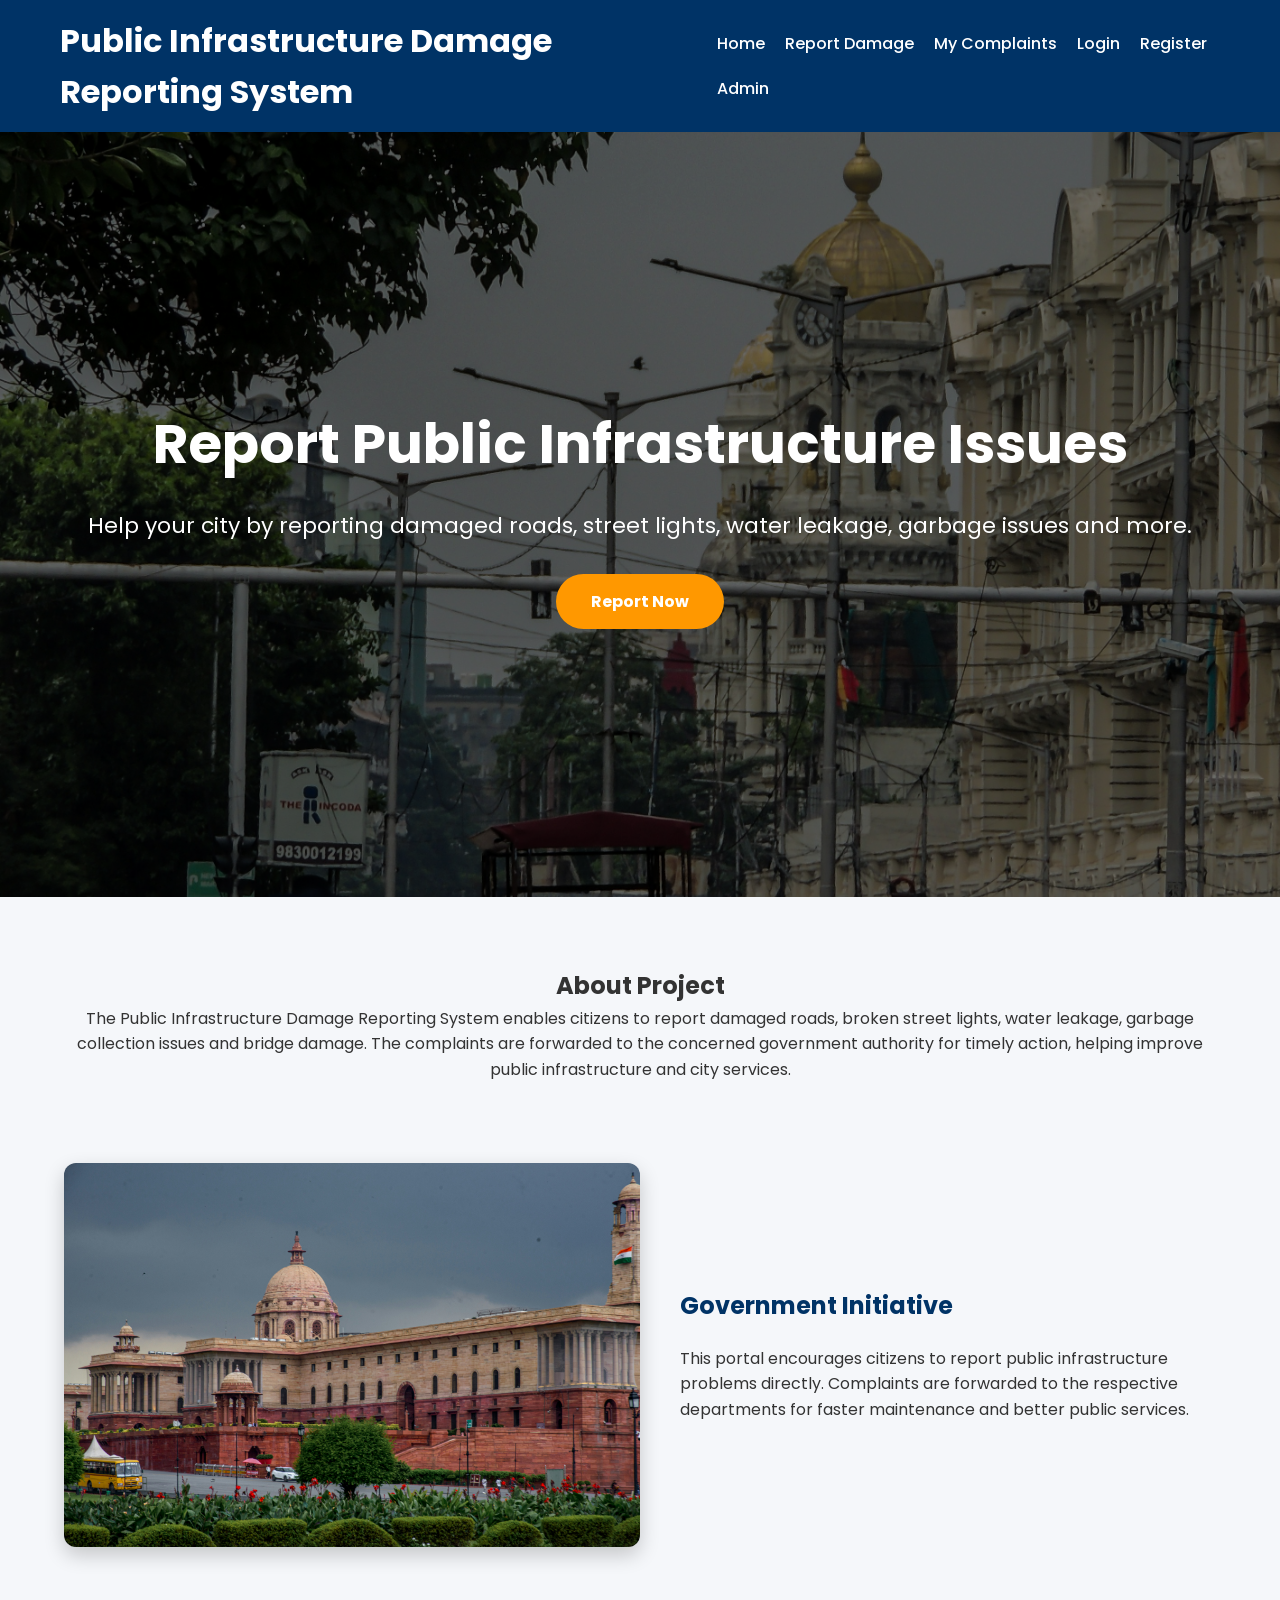
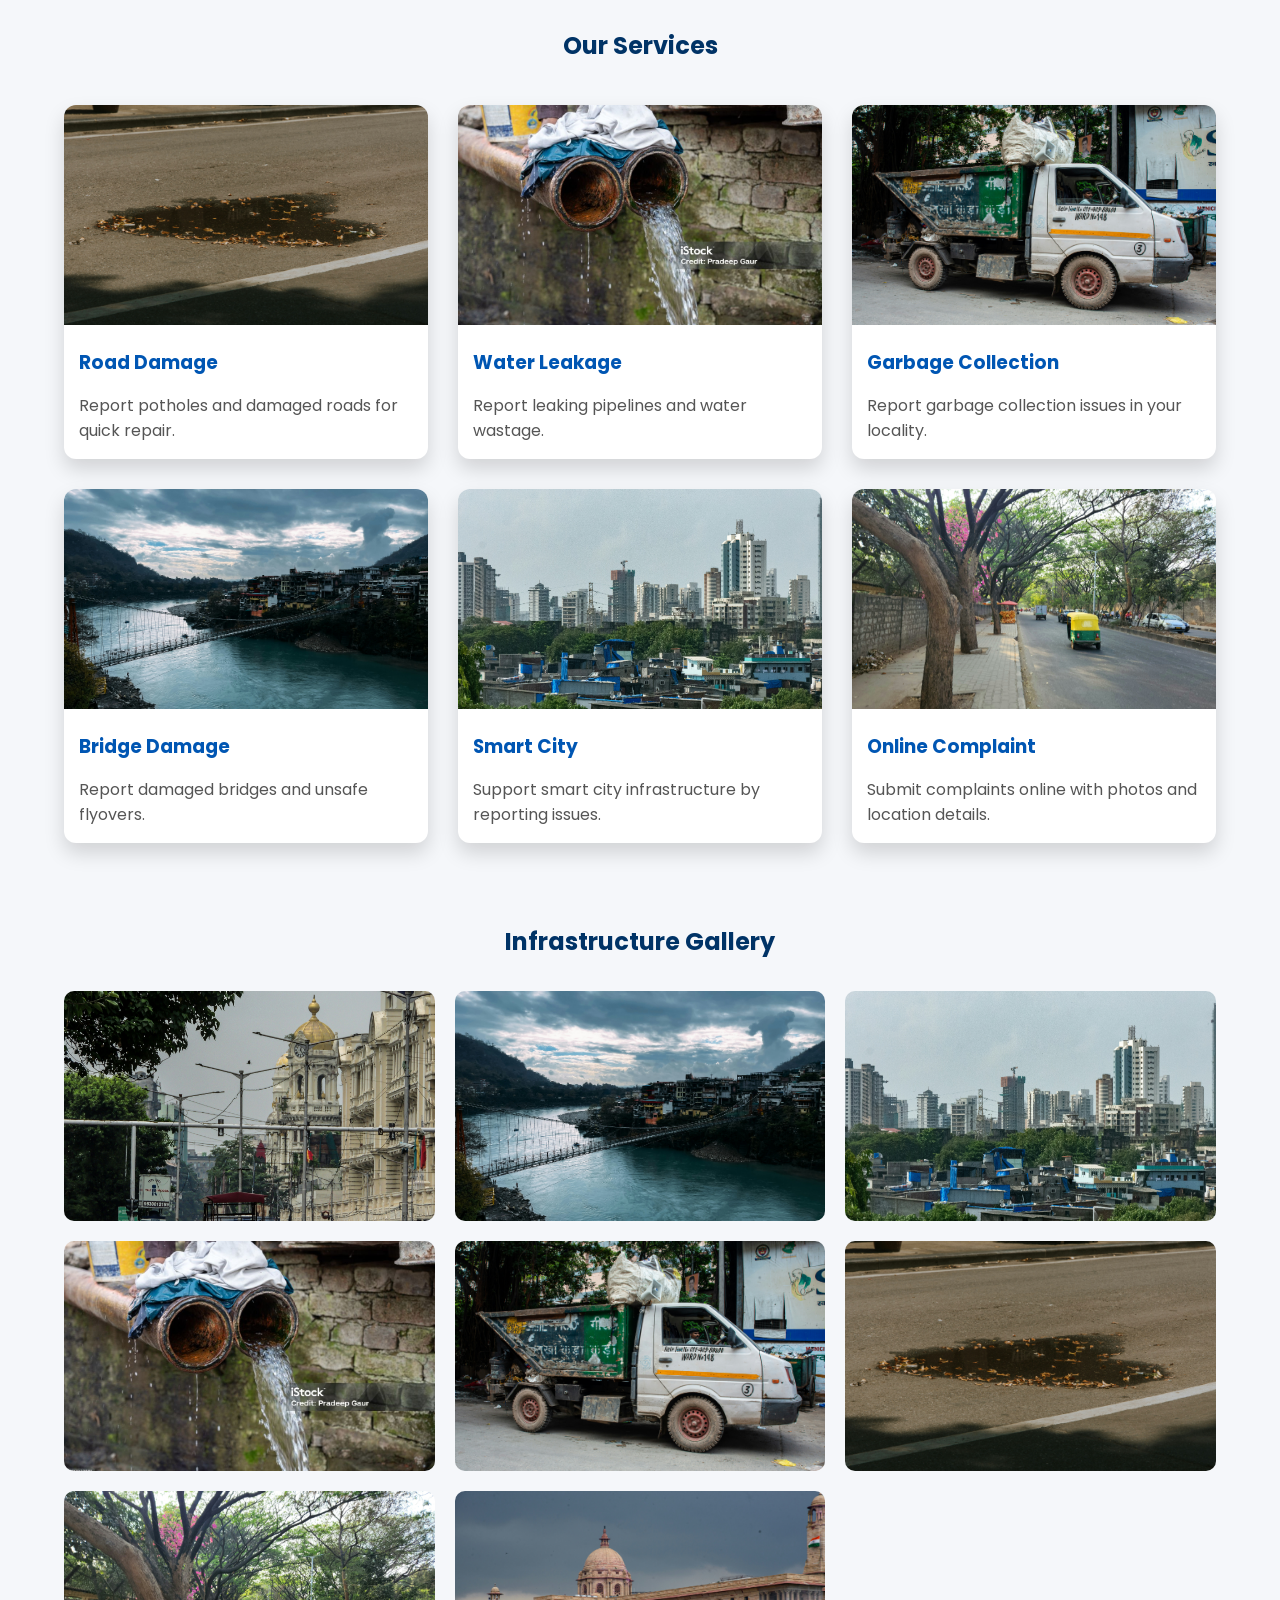
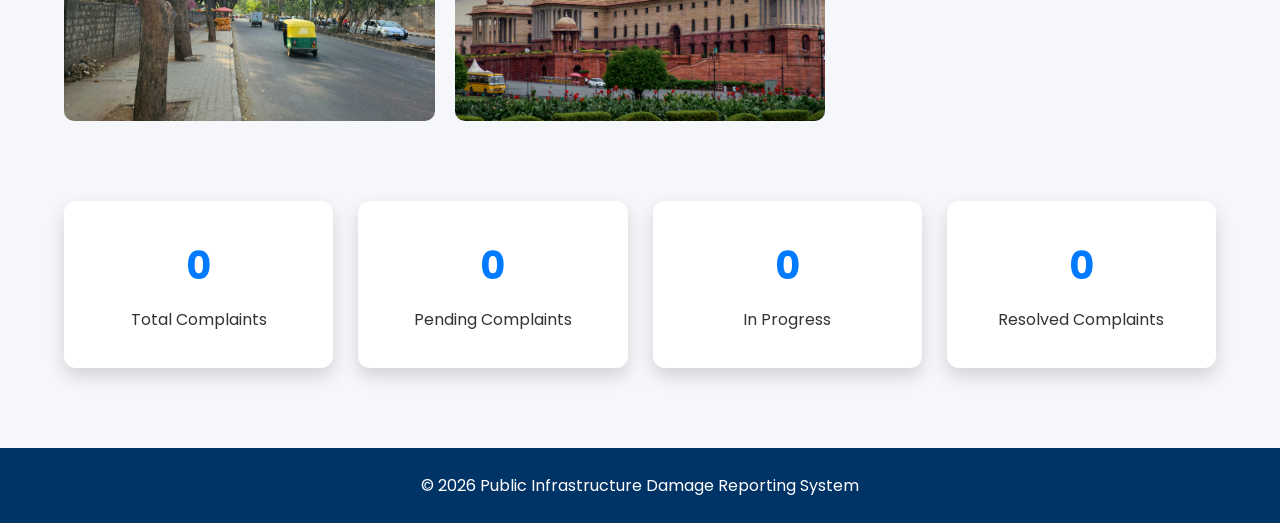
<file: client/index.html>
<!DOCTYPE html>
<html lang="en">
<head>
    <meta charset="UTF-8">
    <meta name="viewport" content="width=device-width, initial-scale=1.0">
    <title>Public Infrastructure Damage Reporting System</title>
    <link rel="stylesheet" href="css/style.css">
</head>
<body>

    <header>
        <h1>Public Infrastructure Damage Reporting System</h1>

        <nav>

    <a href="index.html">Home</a>
    <a href="report.html">Report Damage</a>
    <a href="complaint.html">My Complaints</a>
    <a href="login.html">Login</a>
    <a href="register.html">Register</a>
   <a href="admin-login.html">Admin</a>

    <span id="userName"></span>

    <button
        id="logoutButton"
        onclick="logoutUser()"
        style="display:none;">
        Logout
    </button>

</nav>
    </header>

    <section class="hero">

<div class="hero-content">

<h2>Report Public Infrastructure Issues</h2>

<p>
Help your city by reporting damaged roads,
street lights, water leakage, garbage issues
and more.
</p>

<a href="report.html" class="btn">Report Now</a>

</div>

</section>
    <section class="about">

        <h2>About Project</h2>

        <p>
          The Public Infrastructure Damage Reporting System enables citizens
    to report damaged roads, broken street lights, water leakage,
    garbage collection issues and bridge damage. The complaints are
    forwarded to the concerned government authority for timely action,
    helping improve public infrastructure and city services.
        </p>

    </section>
    <section class="government">

    <img src="images/rastrapati bhavan.jpg" alt="Government">

    <div class="content">
        <h2>Government Initiative</h2>

        <p>
            This portal encourages citizens to report public
            infrastructure problems directly. Complaints are
            forwarded to the respective departments for faster
            maintenance and better public services.
        </p>
    </div>

</section>
<section class="services">

    <h2>Our Services</h2>

    <div class="service-grid">

        <div class="card">
            <img src="images/pothhole.jpg" alt="Road Damage">
            <h3>Road Damage</h3>
            <p>Report potholes and damaged roads for quick repair.</p>
        </div>

        <div class="card">
            <img src="images/water.jpg" alt="Water Leakage">
            <h3>Water Leakage</h3>
            <p>Report leaking pipelines and water wastage.</p>
        </div>

        <div class="card">
            <img src="images/garbage.jpg" alt="Garbage">
            <h3>Garbage Collection</h3>
            <p>Report garbage collection issues in your locality.</p>
        </div>

        <div class="card">
            <img src="images/bridge.jpg" alt="Bridge Damage">
            <h3>Bridge Damage</h3>
            <p>Report damaged bridges and unsafe flyovers.</p>
        </div>

        <div class="card">
            <img src="images/smartcity.jpg" alt="Smart City">
            <h3>Smart City</h3>
            <p>Support smart city infrastructure by reporting issues.</p>
        </div>

        <div class="card">
            <img src="images/report.jpg" alt="Report">
            <h3>Online Complaint</h3>
            <p>Submit complaints online with photos and location details.</p>
        </div>

    </div>

</section>

    
<section class="gallery">

    <h2>Infrastructure Gallery</h2>

    <div class="gallery-grid">

        <img src="images/road.jpg" alt="Road">
        <img src="images/bridge.jpg" alt="Bridge">
        <img src="images/smartcity.jpg" alt="Smart City">
        <img src="images/water.jpg" alt="Water Leakage">
        <img src="images/garbage.jpg" alt="Garbage">
        <img src="images/pothhole.jpg" alt="Pothole">
        <img src="images/report.jpg" alt="Report">
        <img src="images/rastrapati bhavan.jpg" alt="Government">

    </div>

</section>
<section class="stats">

    <div class="stat-box">
        <h2 id="totalCount">0</h2>
        <p>Total Complaints</p>
    </div>

    <div class="stat-box">
        <h2 id="pendingCount">0</h2>
        <p>Pending Complaints</p>
    </div>

    <div class="stat-box">
        <h2 id="progressCount">0</h2>
        <p>In Progress</p>
    </div>

    <div class="stat-box">
        <h2 id="resolvedCount">0</h2>
        <p>Resolved Complaints</p>
    </div>

</section>
<footer>
    <p>© 2026 Public Infrastructure Damage Reporting System</p>
</footer>
<script src="js/script.js"></script>
</body>
</html>
</file>
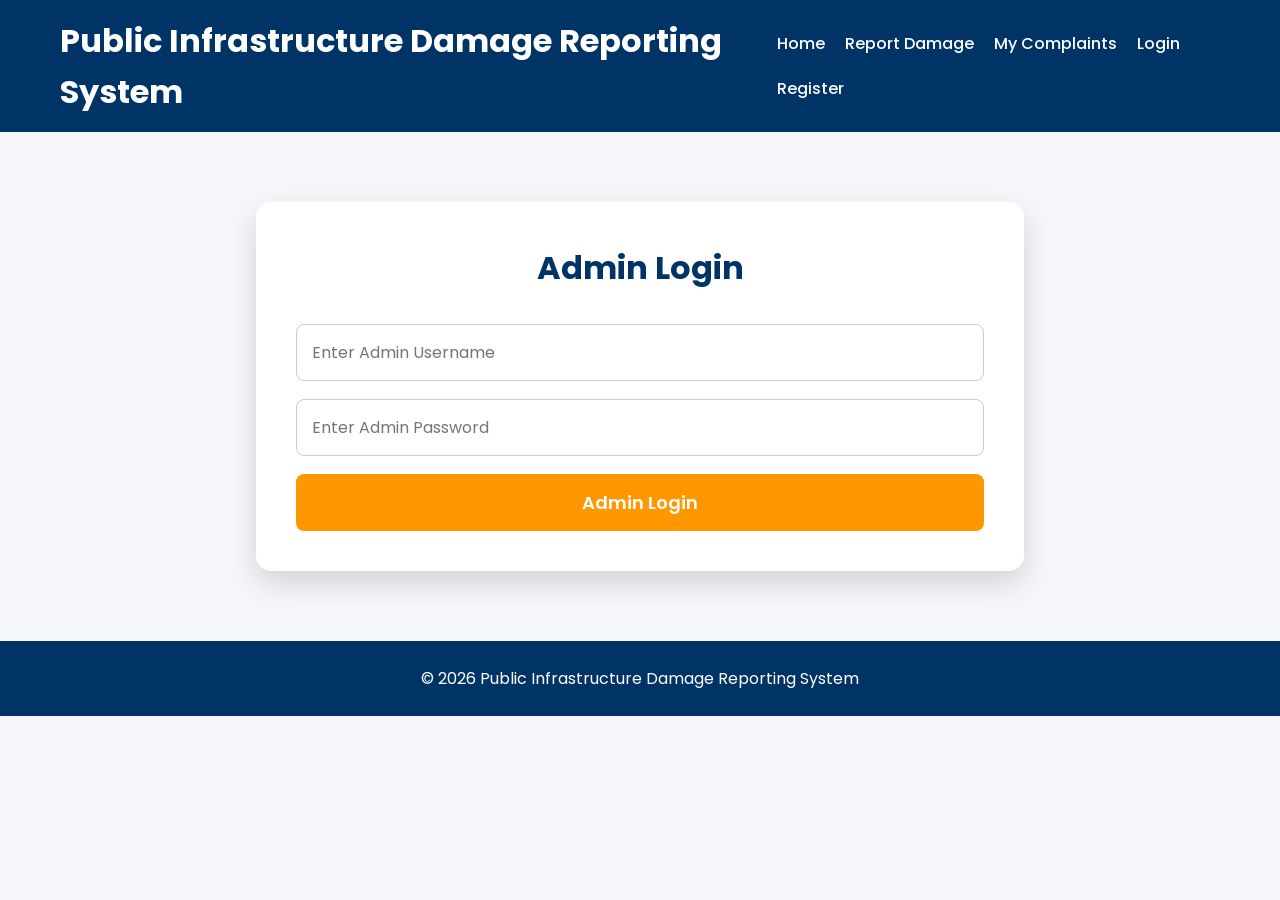
<file: client/admin-login.html>
<!DOCTYPE html>
<html lang="en">

<head>
    <meta charset="UTF-8">
    <meta name="viewport" content="width=device-width, initial-scale=1.0">

    <title>Admin Login</title>

    <link rel="stylesheet" href="css/style.css">
</head>

<body>

<header>

    <h1>Public Infrastructure Damage Reporting System</h1>

    <nav>
        <a href="index.html">Home</a>
        <a href="report.html">Report Damage</a>
        <a href="complaint.html">My Complaints</a>
        <a href="login.html">Login</a>
        <a href="register.html">Register</a>
    </nav>

</header>


<section class="form-section">

    <h2>Admin Login</h2>

    <form onsubmit="return adminLogin()">

        <input
            type="text"
            id="adminUsername"
            placeholder="Enter Admin Username"
            required
        >

        <input
            type="password"
            id="adminPassword"
            placeholder="Enter Admin Password"
            required
        >

        <button type="submit">
            Admin Login
        </button>

    </form>

</section>


<footer>

    <p>© 2026 Public Infrastructure Damage Reporting System</p>

</footer>


<script src="js/script.js"></script>

</body>
</html>
</file>
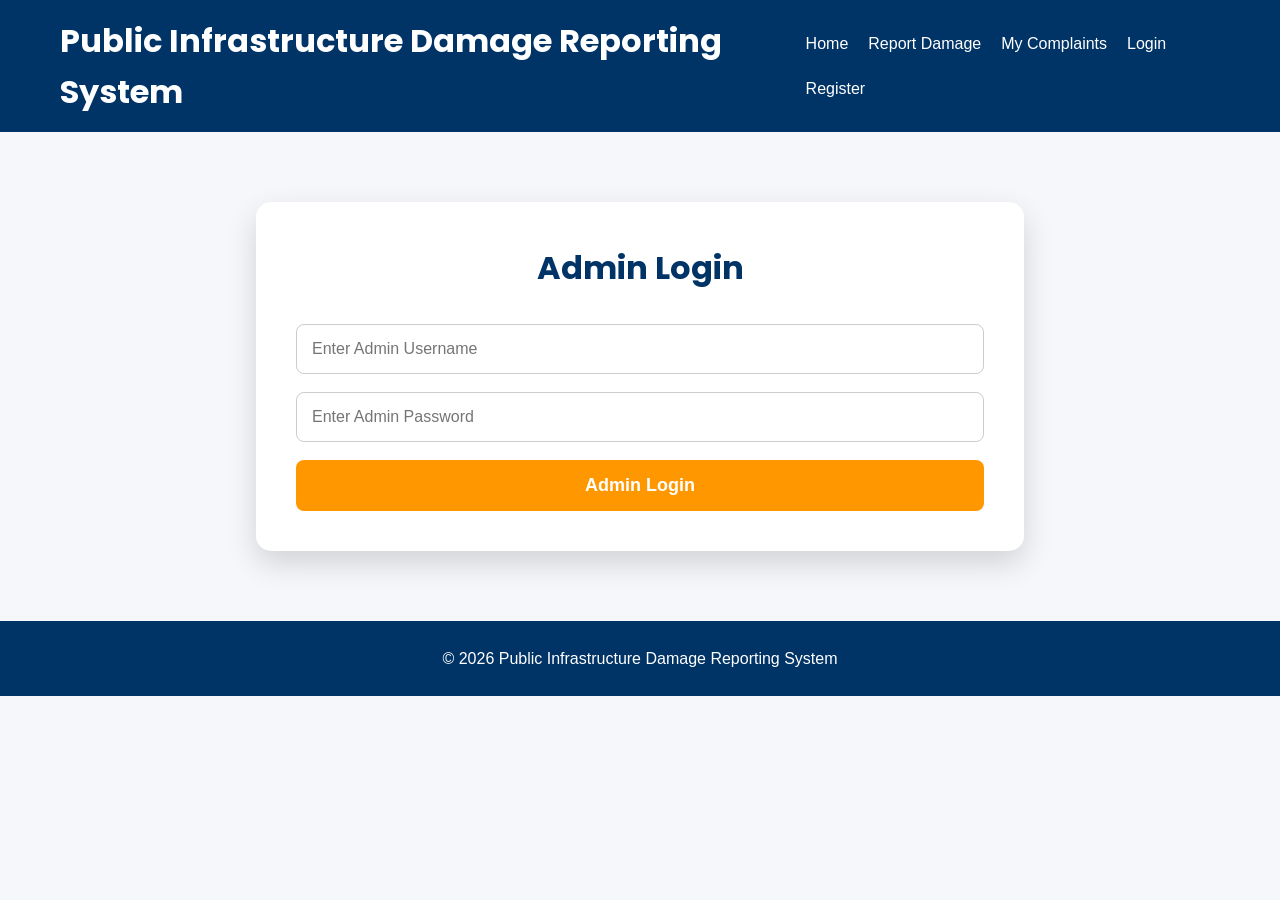
<file: client/admin.html>
<!DOCTYPE html>
<html lang="en">

<head>
    <meta charset="UTF-8">
    <meta name="viewport" content="width=device-width, initial-scale=1.0">
    <title>Admin Dashboard</title>
    <link rel="stylesheet" href="css/style.css">
</head>

<body onload="checkAdmin(); loadAdminComplaints(); loadStatistics();">

    <header>
        <nav>
            <h2>Infrastructure Damage Reporting</h2>

            <div>
                <a href="index.html">Home</a>
                <a href="complaint.html">Complaints</a>
                <button onclick="adminLogout()">Logout</button>
            </div>
        </nav>
    </header>

    <main class="admin-container">

        <div class="admin-header">
            <div>
                <h1>Admin Dashboard</h1>
                <p>Manage citizen complaints and infrastructure issues.</p>
            </div>
        </div>

        <div class="dashboard-cards">

            <div class="card">
                <h3>Total Complaints</h3>
                <p id="totalCount">0</p>
            </div>

            <div class="card">
                <h3>Pending</h3>
                <p id="pendingCount">0</p>
            </div>

            <div class="card">
                <h3>In Progress</h3>
                <p id="progressCount">0</p>
            </div>

            <div class="card">
                <h3>Resolved</h3>
                <p id="resolvedCount">0</p>
            </div>

        </div>

        <div class="search-container">

            <input
                type="text"
                id="searchComplaint"
                placeholder="Search complaints..."
                onkeyup="filterComplaints()"
            >

        </div>

        <div class="table-container">

            <table class="complaint-table">

                <thead>
                    <tr>
                        <th>ID</th>
                        <th>Citizen Name</th>
                        <th>Mobile</th>
                        <th>Damage Type</th>
                        <th>Location</th>
                        <th>Description</th>
                        <th>Status</th>
                        <th>Action</th>
                    </tr>
                </thead>

                <tbody id="adminTableBody">

                </tbody>

            </table>

        </div>

    </main>

    <script src="js/script.js"></script>

</body>

</html>
</file>
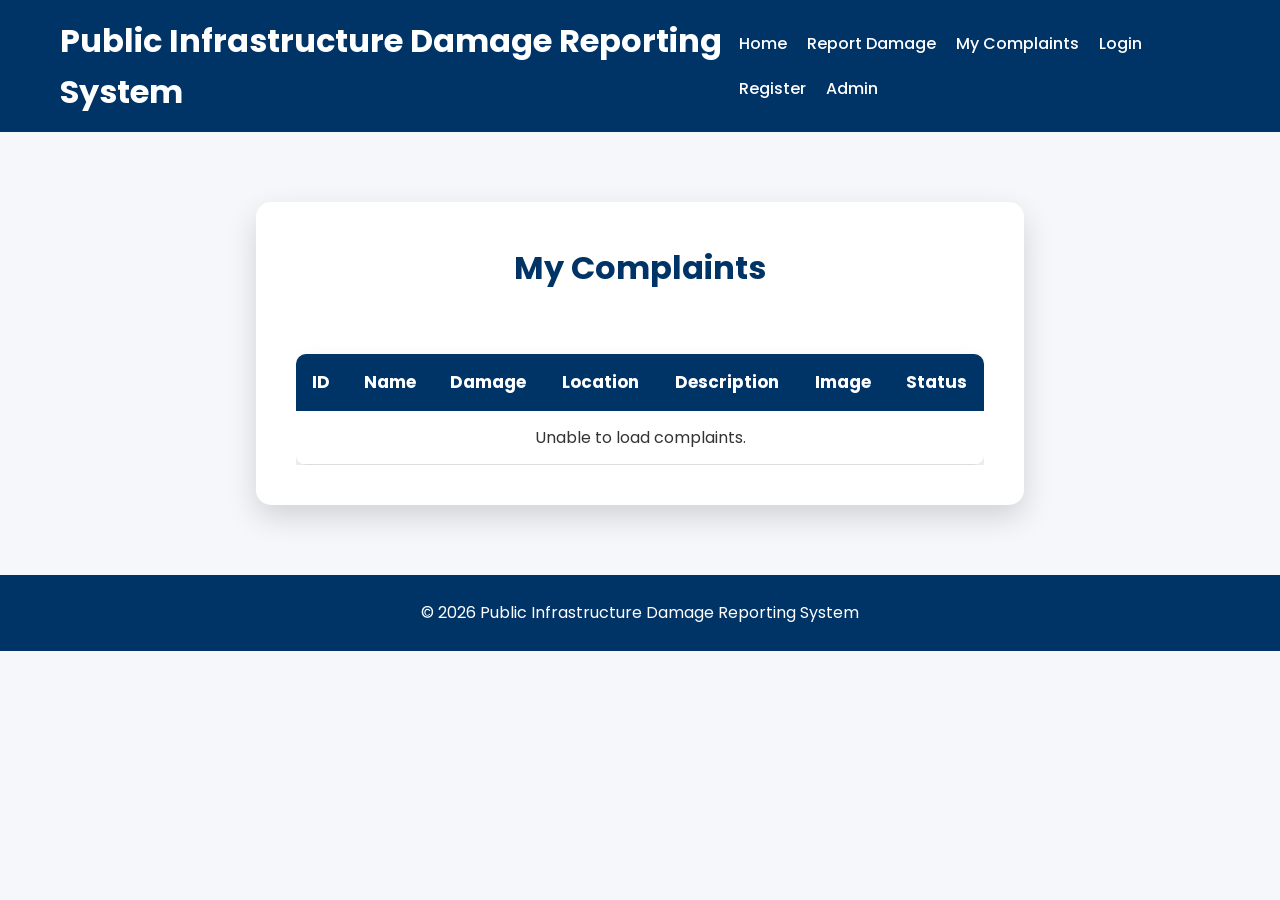
<file: client/complaint.html>
<!DOCTYPE html>
<html lang="en">

<head>

    <meta charset="UTF-8">

    <meta name="viewport"
          content="width=device-width, initial-scale=1.0">

    <title>My Complaints</title>

    <link rel="stylesheet" href="css/style.css">

</head>

<body>

<header>

    <h1>Public Infrastructure Damage Reporting System</h1>

    <nav>

        <a href="index.html">Home</a>

        <a href="report.html">Report Damage</a>

        <a href="complaint.html">My Complaints</a>

        <a href="login.html">Login</a>

        <a href="register.html">Register</a>

        <a href="admin-login.html">Admin</a>

    </nav>

</header>


<section class="form-section">

    <h2>My Complaints</h2>

    <div style="overflow-x:auto;">

        <table>

            <thead>

                <tr>

                    <th>ID</th>

                    <th>Name</th>

                    <th>Damage</th>

                    <th>Location</th>

                    <th>Description</th>
                    <th>Image</th>
                     <th>Status</th>
                </tr>

            </thead>


            <tbody id="tableBody">

            </tbody>

        </table>

    </div>

</section>


<footer>

    <p>
        © 2026 Public Infrastructure Damage Reporting System
    </p>

</footer>


<script src="js/script.js"></script>

</body>

</html>
</file>
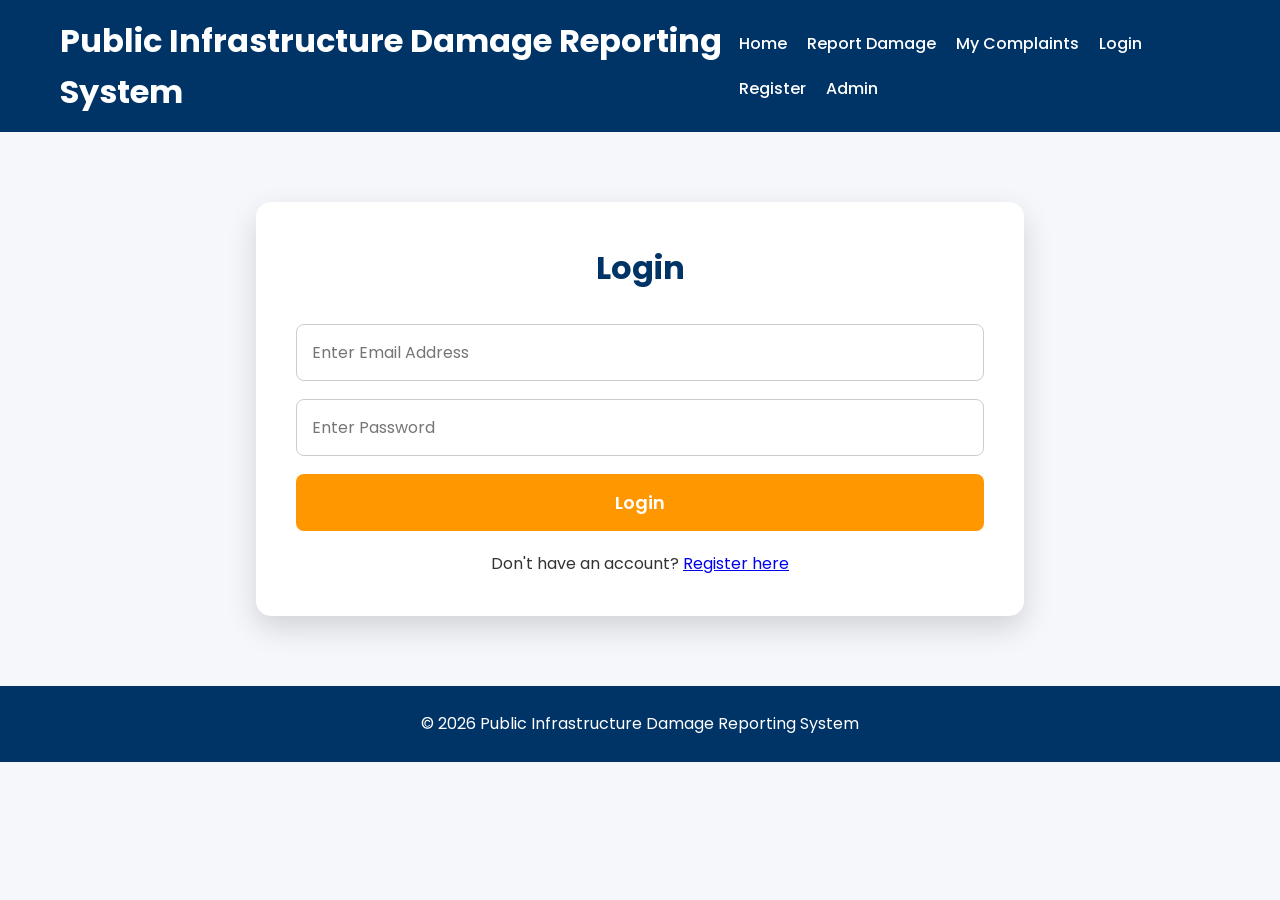
<file: client/login.html>
<!DOCTYPE html>
<html lang="en">

<head>
    <meta charset="UTF-8">
    <meta name="viewport" content="width=device-width, initial-scale=1.0">

    <title>Login - Public Infrastructure Damage Reporting System</title>

    <link rel="stylesheet" href="css/style.css">
</head>

<body>

<header>

    <h1>Public Infrastructure Damage Reporting System</h1>

    <nav>
        <a href="index.html">Home</a>
        <a href="report.html">Report Damage</a>
        <a href="complaint.html">My Complaints</a>
        <a href="login.html">Login</a>
        <a href="register.html">Register</a>
       <a href="admin-login.html">Admin</a>
    </nav>

</header>

<section class="form-section">

    <h2>Login</h2>

    <form onsubmit="return loginUser()">

        <input
            type="email"
            id="loginEmail"
            placeholder="Enter Email Address"
            required
        >

        <input
            type="password"
            id="loginPassword"
            placeholder="Enter Password"
            required
        >

        <button type="submit">
            Login
        </button>

    </form>

    <p style="text-align:center; margin-top:20px;">
        Don't have an account?
        <a href="register.html">Register here</a>
    </p>

</section>

<footer>

    <p>© 2026 Public Infrastructure Damage Reporting System</p>

</footer>

<script src="js/script.js"></script>

</body>
</html>
</file>
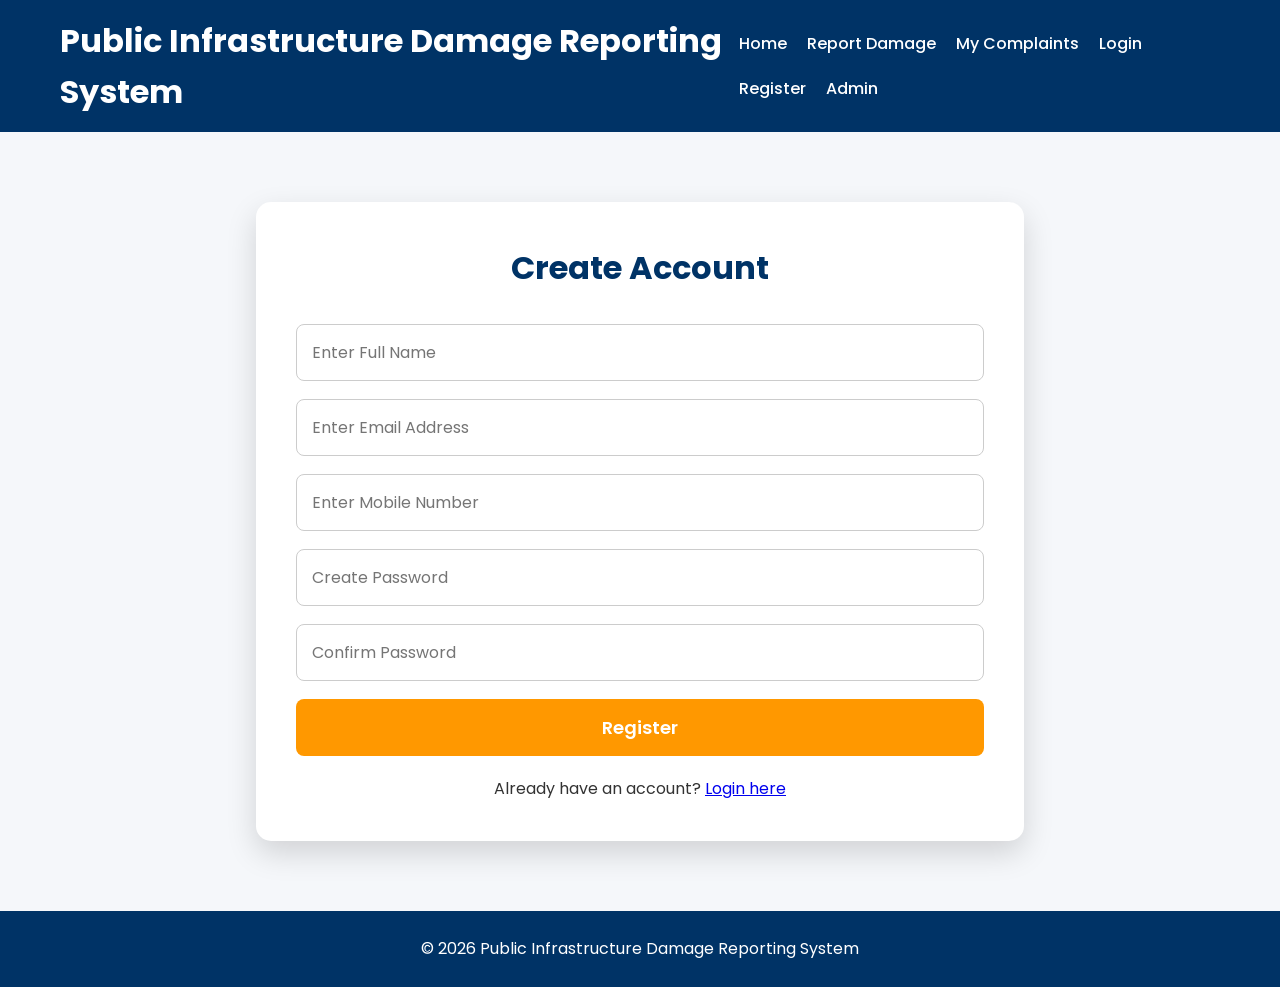
<file: client/register.html>
<!DOCTYPE html>
<html lang="en">

<head>
    <meta charset="UTF-8">
    <meta name="viewport" content="width=device-width, initial-scale=1.0">

    <title>Register - Public Infrastructure Damage Reporting System</title>

    <link rel="stylesheet" href="css/style.css">
</head>

<body>

<header>

    <h1>Public Infrastructure Damage Reporting System</h1>

    <nav>
        <a href="index.html">Home</a>
        <a href="report.html">Report Damage</a>
        <a href="complaint.html">My Complaints</a>
        <a href="login.html">Login</a>
        <a href="register.html">Register</a>
       <a href="admin-login.html">Admin</a>
    </nav>

</header>


<section class="form-section">

    <h2>Create Account</h2>

    <form onsubmit="return registerUser()">

        <input
            type="text"
            id="registerName"
            placeholder="Enter Full Name"
            required
        >

        <input
            type="email"
            id="registerEmail"
            placeholder="Enter Email Address"
            required
        >

        <input
            type="tel"
            id="registerMobile"
            placeholder="Enter Mobile Number"
            required
        >

        <input
            type="password"
            id="registerPassword"
            placeholder="Create Password"
            required
        >

        <input
            type="password"
            id="confirmPassword"
            placeholder="Confirm Password"
            required
        >

        <button type="submit">
            Register
        </button>

    </form>

    <p style="text-align:center; margin-top:20px;">
        Already have an account?
        <a href="login.html">Login here</a>
    </p>

</section>


<footer>

    <p>© 2026 Public Infrastructure Damage Reporting System</p>

</footer>


<script src="js/script.js"></script>

</body>
</html>
</file>
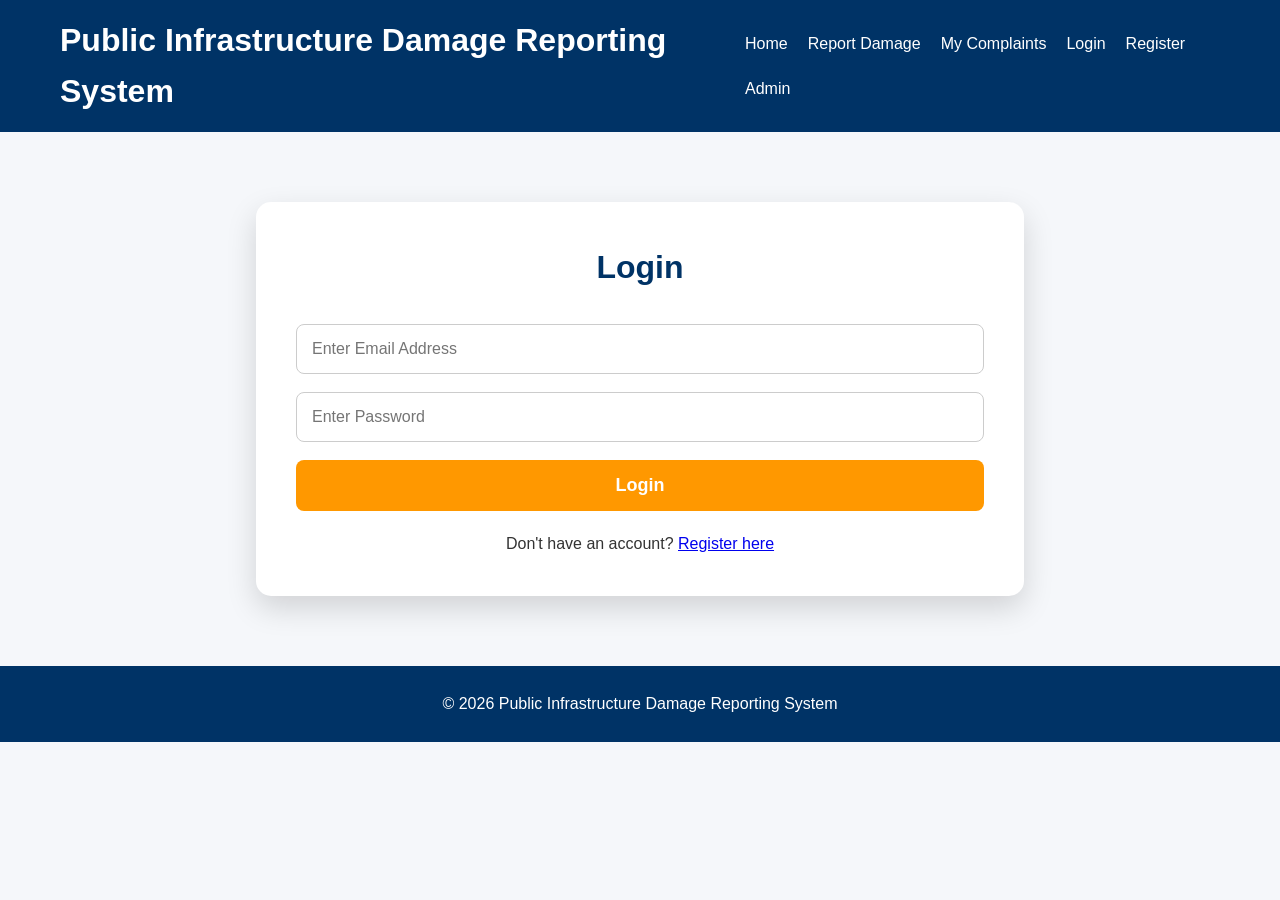
<file: client/report.html>
<!DOCTYPE html>
<html lang="en">
<head>
    <meta charset="UTF-8">
    <meta name="viewport" content="width=device-width, initial-scale=1.0">
    <title>Report Damage</title>
    <link rel="stylesheet" href="css/style.css">
</head>
<body onload="checkLogin()">

<header>

    <h1>Public Infrastructure Damage Reporting System</h1>

   <nav>

    <a href="index.html">Home</a>
    <a href="report.html">Report Damage</a>
    <a href="complaint.html">My Complaints</a>
    <a href="login.html">Login</a>
    <a href="register.html">Register</a>
    <a href="admin-login.html">Admin</a>

    <span id="userName"></span>

    <button
        id="logoutButton"
        onclick="logoutUser()"
        style="display:none;">
        Logout
    </button>

</nav>
</header>

<section class="form-section">

    <h2>Report Infrastructure Damage</h2>

<form onsubmit="return validateReport()">

    <input type="text" id="citizenName" placeholder="Enter Your Full Name" required>

    <input type="tel" id="mobile" placeholder="Enter Mobile Number" required>

    <input type="email" id="email" placeholder="Enter Email Address" required>

    <select id="damageType" required>
        <option value="">Select Damage Type</option>
        <option>Road Damage</option>
        <option>Bridge Damage</option>
        <option>Water Leakage</option>
        <option>Street Light</option>
        <option>Garbage</option>
        <option>Drainage</option>
    </select>

    <input type="text" id="location" placeholder="Enter Damage Location" required>

    <textarea id="description" rows="6" placeholder="Describe the damage..." required></textarea>

   <input type="file" id="image" accept="image/*">

    <button type="submit">Submit Complaint</button>

</form>
</section>

<footer>
    <p>© 2026 Public Infrastructure Damage Reporting System</p>
</footer>
<script src="js/script.js"></script>
</body>
</html>
</file>
<file: client/css/style.css>
@import url('https://fonts.googleapis.com/css2?family=Poppins:wght@300;400;500;600;700&display=swap');

*{
    margin:0;
    padding:0;
    box-sizing:border-box;
    font-family:'Poppins',sans-serif;
}

body{
    background:#f5f7fa;
    color:#333;
    line-height:1.6;
}

header{
    background:#003366;
    color:white;
    padding:15px 60px;
    display:flex;
    justify-content:space-between;
    align-items:center;
    position:sticky;
    top:0;
    z-index:1000;
}

.logo{
    font-size:28px;
    font-weight:bold;
}

nav a{
    color:white;
    text-decoration:none;
    font-weight:500;
    transition:.3s;
}

nav a:hover{
    color:#ffc107;
}
nav{
    display:flex;
    align-items:center;
    gap:20px;
    flex-wrap:wrap;
}

.hero{
    height:85vh;
    background:url("../images/road.jpg") center center/cover no-repeat;
    display:flex;
    justify-content:center;
    align-items:center;
    text-align:center;
    position:relative;
}
.hero::before{
    content:"";
    position:absolute;
    top:0;
    left:0;
    width:100%;
    height:100%;
    background:rgba(0,0,0,.55);
}

.hero-content{
    position:relative;
    z-index:2;
    color:white;
}

.hero-content h2{
    font-size:55px;
    margin-bottom:20px;
    font-weight:700;
}

.hero-content p{
    font-size:22px;
    margin-bottom:30px;
}

.btn{
    display:inline-block;
    padding:15px 35px;
    background:#ff9800;
    color:white;
    text-decoration:none;
    border-radius:40px;
    font-weight:bold;
    transition:.3s;
}

.btn:hover{
    background:#e68900;
}

.about{
    width:90%;
    margin:70px auto;
    text-align:center;
}

.about img{
    width:50%;
    border-radius:12px;
    box-shadow:0 8px 20px rgba(0,0,0,.2);
}

.about-text{
    width:50%;
}

.about-text h2{
    color:#003366;
    margin-bottom:20px;
}

.about-text p{
    color:#555;
}

.services{
    width:90%;
    margin:70px auto;
}

.services h2{
    text-align:center;
    color:#003366;
    margin-bottom:40px;
}

.service-grid{
    display:grid;
    grid-template-columns:repeat(auto-fit,minmax(280px,1fr));
    gap:30px;
}

.card{
    background:white;
    border-radius:12px;
    overflow:hidden;
    box-shadow:0 10px 20px rgba(0,0,0,.15);
    transition:.3s;
}

.card:hover{
    transform:translateY(-10px);
}

.card img{
    width:100%;
    height:220px;
    object-fit:cover;
}

.card h3{
    margin:15px;
    color:#0056b3;
}

.card p{
    margin:15px;
    color:#555;
}

.government{
    width:90%;
    margin:80px auto;
    display:flex;
    align-items:center;
    gap:40px;
}

.government img{
    width:50%;
    border-radius:12px;
    box-shadow:0 8px 20px rgba(0,0,0,.2);
}

.government .content{
    width:50%;
}

.government h2{
    color:#003366;
    margin-bottom:20px;
}

.gallery{
    width:90%;
    margin:80px auto;
}

.gallery h2{
    text-align:center;
    margin-bottom:30px;
    color:#003366;
}

.gallery-grid{
    display:grid;
    grid-template-columns:repeat(auto-fit,minmax(280px,1fr));
    gap:20px;
}

.gallery-grid img{
    width:100%;
    height:230px;
    object-fit:cover;
    border-radius:10px;
    transition:.4s;
}

.gallery-grid img:hover{
    transform:scale(1.05);
}

.stats{
    width:90%;
    margin:80px auto;
    display:grid;
    grid-template-columns:repeat(auto-fit,minmax(220px,1fr));
    gap:25px;
}

.stat-box{
    background:white;
    text-align:center;
    padding:35px;
    border-radius:12px;
    box-shadow:0 8px 18px rgba(0,0,0,.15);
}

.stat-box h2{
    color:#007bff;
    font-size:38px;
}

.stat-box p{
    margin-top:10px;
}

.form-section{
    width:60%;
    margin:70px auto;
    background:#ffffff;
    padding:40px;
    border-radius:15px;
    box-shadow:0 12px 30px rgba(0,0,0,.15);
}

.form-section h2{
    text-align:center;
    color:#003366;
    margin-bottom:30px;
    font-size:32px;
}

.form-section form{
    display:flex;
    flex-direction:column;
    gap:18px;
}

.form-section input,
.form-section select,
.form-section textarea{
    width:100%;
    padding:15px;
    border:1px solid #ccc;
    border-radius:8px;
    font-size:16px;
    transition:0.3s;
    margin:0;
}

.form-section input:focus,
.form-section select:focus,
.form-section textarea:focus{
    border-color:#007bff;
    box-shadow:0 0 8px rgba(0,123,255,.3);
    outline:none;
}

.form-section textarea{
    resize:vertical;
    min-height:140px;
}

.form-section button{
    background:#ff9800;
    color:white;
    padding:15px;
    border:none;
    border-radius:8px;
    font-size:18px;
    font-weight:600;
    cursor:pointer;
    transition:.3s;
}

.form-section button:hover{
    background:#e68900;
    transform:translateY(-2px);
}
.form-links{
    margin-top:25px;
    text-align:center;
}

.form-links p{
    margin:12px 0;
}

.form-links a{
    color:#0056b3;
    text-decoration:none;
    font-weight:600;
}

.form-links a:hover{
    color:#ff9800;
}

footer{
    margin-top:70px;
    background:#003366;
    color:white;
    text-align:center;
    padding:25px;
}

@media(max-width:900px){

header{
    flex-direction:column;
}

nav{
    margin-top:15px;
}

.about,
.government{
    flex-direction:column;
}

.about img,
.government img,
.about-text,
.government .content{
    width:100%;
}

.hero-content h1{
    font-size:38px;
}

.hero-content p{
    font-size:18px;
}

.form-section{
    width:95%;
    padding:25px;
}

}
.table-section{
    width:90%;
    margin:60px auto;
}

.table-section h2{
    text-align:center;
    color:#003366;
    margin-bottom:30px;
    font-size:32px;
}

table{
    width:100%;
    border-collapse:collapse;
    background:white;
    box-shadow:0 8px 20px rgba(0,0,0,.15);
    border-radius:10px;
    overflow:hidden;
}

th{
    background:#003366;
    color:white;
    padding:16px;
    font-size:17px;
}

td{
    padding:15px;
    text-align:center;
    border-bottom:1px solid #ddd;
}

tr:hover{
    background:#f4f8ff;
}

.pending{
    background:#ffc107;
    color:black;
    padding:6px 14px;
    border-radius:20px;
    font-weight:600;
}

.progress{
    background:#17a2b8;
    color:white;
    padding:6px 14px;
    border-radius:20px;
    font-weight:600;
}

.resolved{
    background:#28a745;
    color:white;
    padding:6px 14px;
    border-radius:20px;
    font-weight:600;
}

@media(max-width:900px){

.table-section{
    width:95%;
    overflow-x:auto;
}

table{
    min-width:700px;
}

}
.dashboard{
    width:90%;
    margin:60px auto;
}

.dashboard h2{
    text-align:center;
    color:#003366;
    margin-bottom:35px;
    font-size:32px;
}

.dashboard-cards{
    display:grid;
    grid-template-columns:repeat(auto-fit,minmax(220px,1fr));
    gap:25px;
}

.dashboard-card{
    background:white;
    padding:30px;
    text-align:center;
    border-radius:12px;
    box-shadow:0 8px 20px rgba(0,0,0,.15);
    transition:.3s;
}

.dashboard-card:hover{
    transform:translateY(-8px);
}

.dashboard-card h3{
    font-size:40px;
    color:#007bff;
    margin-bottom:10px;
}

.dashboard-card p{
    font-size:18px;
    font-weight:500;
}

.approve-btn{
    background:#28a745;
    color:white;
    border:none;
    padding:8px 15px;
    border-radius:6px;
    cursor:pointer;
    font-size:15px;
}

.approve-btn:hover{
    background:#218838;
}
table{
    width:100%;
    border-collapse:collapse;
    margin-top:30px;
    background:white;
    box-shadow:0 10px 20px rgba(0,0,0,.15);
}

th{
    background:#003366;
    color:white;
    padding:15px;
}

td{
    padding:12px;
    text-align:center;
}

tr:nth-child(even){
    background:#f2f2f2;
}

tr:hover{
    background:#e9f5ff;
}
table{
    width:100%;
    border-collapse:collapse;
    background:white;
    border-radius:10px;
    overflow:hidden;
}

th{
    background:#003366;
    color:white;
    padding:15px;
    text-align:center;
}

td{
    padding:14px;
    border-bottom:1px solid #ddd;
    text-align:center;
}

tr:hover{
    background:#f5f7fa;
}

td select{
    width:auto;
    padding:8px;
    margin:0;
    border:1px solid #ccc;
    border-radius:6px;
}
#userName{
    color:#ffc107;
    margin-left:25px;
    font-weight:600;
}

#logoutButton{
    background:#dc3545;
    color:white;
    padding:8px 15px;
    margin-left:15px;
    border:none;
    border-radius:6px;
    cursor:pointer;
    font-size:14px;
}

#logoutButton:hover{
    background:#b02a37;
}
/* Admin Search */

#searchComplaint {
    width: 100%;
    padding: 14px;
    margin: 20px 0;
    border: 1px solid #ccc;
    border-radius: 8px;
    font-size: 16px;
}

#searchComplaint:focus {
    border-color: #007bff;
    outline: none;
    box-shadow: 0 0 8px rgba(0,123,255,.3);
}

/* Admin Dashboard */

.admin-filters {
    width: 90%;
    margin: 30px auto;
}

.admin-filters select {
    padding: 12px;
    border: 1px solid #ccc;
    border-radius: 8px;
    font-size: 16px;
}
</file>
